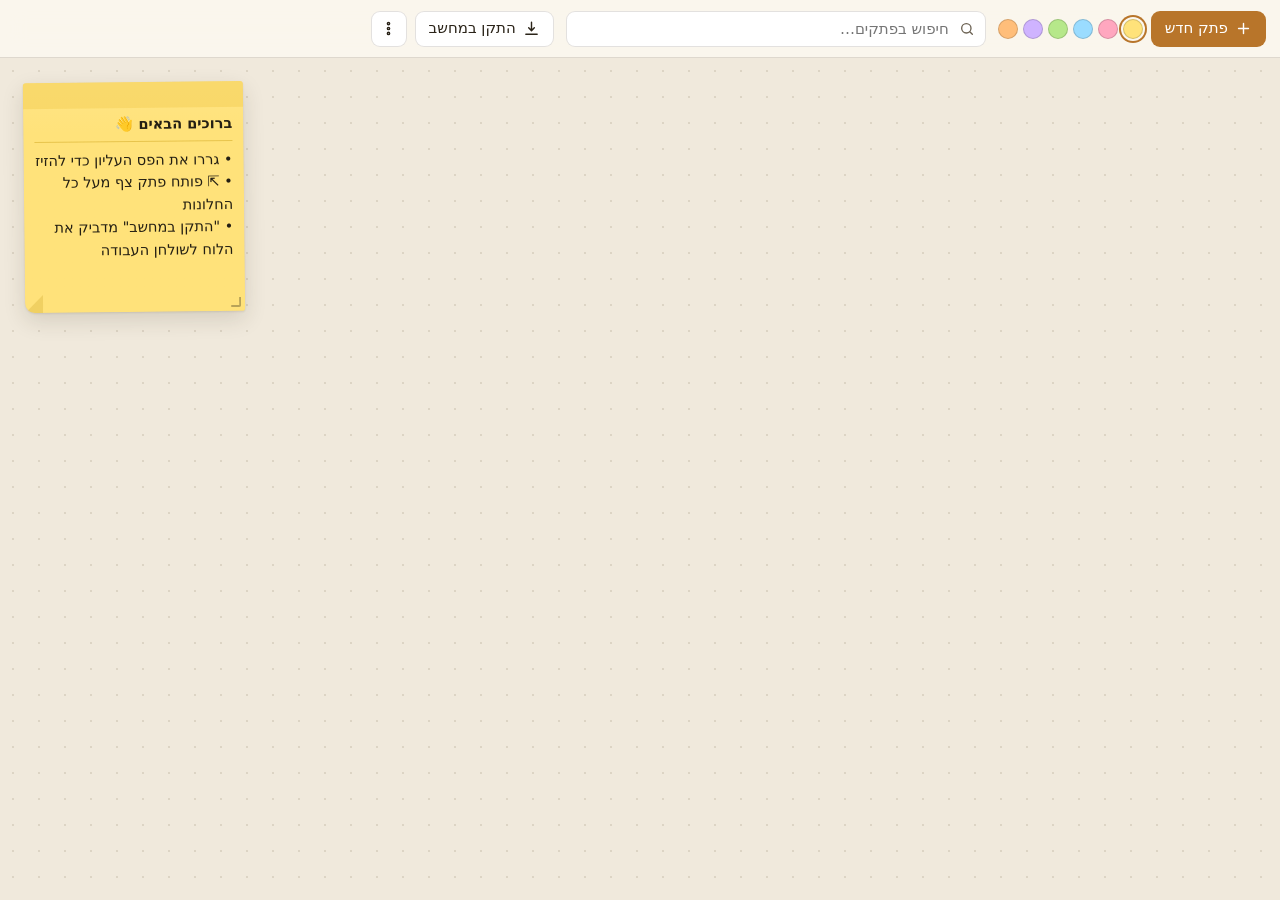
<file: notes/index.html>
<!DOCTYPE html>
<html lang="he" dir="rtl">
<head>
<meta charset="utf-8">
<meta name="viewport" content="width=device-width, initial-scale=1, viewport-fit=cover">
<title>פתקים</title>
<meta name="description" content="לוח פתקים דביקים — עובד בדפדפן, מותקן על שולחן העבודה, ופתק צף מעל כל החלונות.">
<meta name="theme-color" content="#f3ede1" media="(prefers-color-scheme: light)">
<meta name="theme-color" content="#1a1713" media="(prefers-color-scheme: dark)">
<link rel="manifest" href="manifest.webmanifest">
<link rel="icon" href="icon.svg" type="image/svg+xml">
<link rel="apple-touch-icon" href="icon-192.png">
<meta name="apple-mobile-web-app-capable" content="yes">
<meta name="apple-mobile-web-app-title" content="פתקים">
<link rel="stylesheet" href="styles.css">
</head>
<body>

<header class="bar">
  <div class="bar-group">
    <button id="add" class="btn btn-primary" title="פתק חדש (N)">
      <svg viewBox="0 0 24 24" aria-hidden="true"><path d="M12 5v14M5 12h14"/></svg>
      <span>פתק חדש</span>
    </button>
    <div class="swatches" id="swatches" role="group" aria-label="צבע ברירת מחדל"></div>
  </div>

  <div class="bar-group bar-search">
    <svg class="search-icon" viewBox="0 0 24 24" aria-hidden="true"><circle cx="11" cy="11" r="7"/><path d="M20 20l-3.5-3.5"/></svg>
    <input id="search" type="search" placeholder="חיפוש בפתקים…" aria-label="חיפוש בפתקים">
  </div>

  <div class="bar-group">
    <button id="install" class="btn" title="התקנה כאפליקציה על שולחן העבודה">
      <svg viewBox="0 0 24 24" aria-hidden="true"><path d="M12 3v12M8 11l4 4 4-4M4 20h16"/></svg>
      <span>התקן במחשב</span>
    </button>
    <button id="menu-btn" class="btn btn-icon" title="עוד" aria-haspopup="true" aria-expanded="false">
      <svg viewBox="0 0 24 24" aria-hidden="true"><circle cx="12" cy="5" r="1.6"/><circle cx="12" cy="12" r="1.6"/><circle cx="12" cy="19" r="1.6"/></svg>
    </button>
    <div id="menu" class="menu" hidden>
      <button data-act="export">גיבוי לקובץ</button>
      <button data-act="import">שחזור מקובץ</button>
      <button data-act="tidy">סדר את הלוח</button>
      <button data-act="help">איך מדביקים לשולחן העבודה?</button>
      <hr>
      <button data-act="clear" class="danger">מחק הכול</button>
    </div>
  </div>
</header>

<main id="board" class="board" tabindex="-1">
  <p id="empty" class="empty">
    אין פתקים עדיין.<br>
    <button class="linklike" id="empty-add">צור את הפתק הראשון</button>
  </p>
</main>

<div id="toast" class="toast" role="status" aria-live="polite"></div>

<dialog id="help">
  <h2>איך מדביקים את הפתקים?</h2>
  <ol>
    <li><b>על שולחן העבודה</b> — לחצו על <b>התקן במחשב</b> בסרגל למעלה (או בכרום: ⋮ ← Cast, save and share ← Install page as app). נוצר קיצור דרך רגיל בשולחן העבודה ובשורת המשימות, והפתקים נפתחים בחלון משלהם בלי סרגלי דפדפן.</li>
    <li><b>פתק צף מעל הכול</b> — לחצו על <span class="ico">⇱</span> בפתק. הוא נפתח בחלון קטן שנשאר <b>מעל</b> שאר החלונות, גם כשעובדים בתוכנה אחרת. (בכרום/אדג' 116+; בשאר הדפדפנים נפתח חלון קטן רגיל.)</li>
    <li><b>בדפדפן</b> — פשוט שמרו את הכתובת במועדפים או קבעו אותה כדף הבית.</li>
  </ol>
  <p class="fine">הפתקים נשמרים מקומית במכשיר הזה בלבד ועובדים גם בלי אינטרנט. לגיבוי או להעברה למחשב אחר — תפריט ⋮ ← גיבוי לקובץ.</p>
  <form method="dialog"><button class="btn btn-primary">הבנתי</button></form>
</dialog>

<input type="file" id="file" accept="application/json,.json" hidden>

<template id="note-tpl">
  <article class="note" tabindex="0">
    <div class="note-head">
      <div class="note-tools">
        <button class="tool tool-color" title="צבע">
          <svg viewBox="0 0 24 24" aria-hidden="true"><circle cx="12" cy="12" r="7"/></svg>
        </button>
        <button class="tool tool-float" title="פתק צף מעל כל החלונות">⇱</button>
        <button class="tool tool-del" title="מחיקה">
          <svg viewBox="0 0 24 24" aria-hidden="true"><path d="M5 7h14M10 7V5h4v2M7 7l1 12h8l1-12"/></svg>
        </button>
      </div>
    </div>
    <input class="note-title" type="text" dir="rtl" maxlength="80" placeholder="כותרת" aria-label="כותרת הפתק">
    <textarea class="note-text" dir="rtl" spellcheck="false" placeholder="כתבו כאן…"></textarea>
    <div class="note-palette" hidden></div>
    <div class="note-resize" title="שינוי גודל"></div>
  </article>
</template>

<script src="store.js"></script>
<script src="app.js"></script>
</body>
</html>
</file>
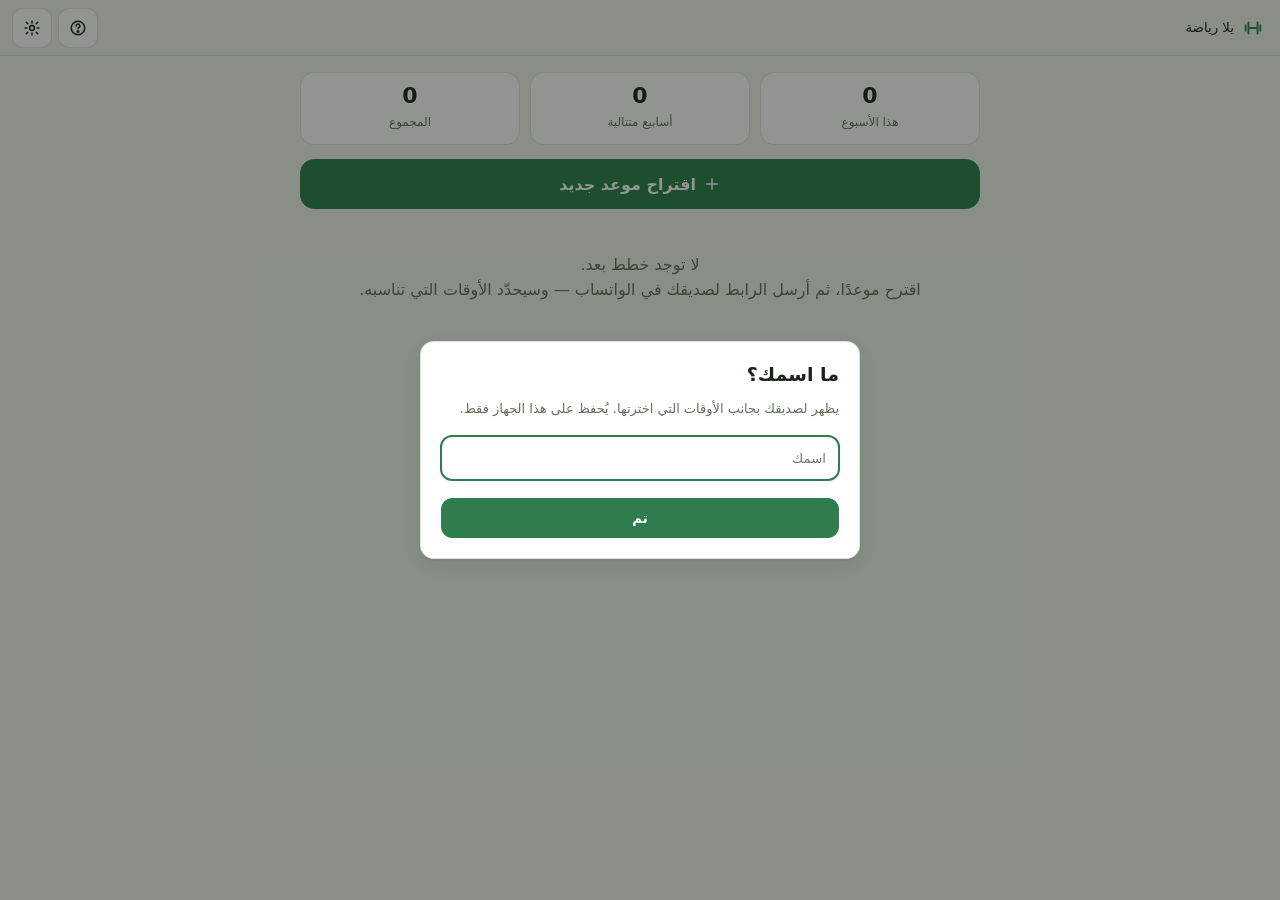
<file: sport/index.html>
<!DOCTYPE html>
<html lang="ar" dir="rtl">
<head>
<meta charset="utf-8">
<meta name="viewport" content="width=device-width, initial-scale=1, viewport-fit=cover">
<title>يلا رياضة</title>
<meta name="description" content="تنسيق مواعيد الرياضة مع صديقك بدل رسائل الواتساب المتفرقة: اقترح أوقاتًا، شاركها برابط واحد، وكل طرف يحدّد ما يناسبه.">
<meta name="theme-color" content="#f4f6f2" media="(prefers-color-scheme: light)">
<meta name="theme-color" content="#12160f" media="(prefers-color-scheme: dark)">
<link rel="manifest" href="manifest.webmanifest">
<link rel="icon" href="icon.svg" type="image/svg+xml">
<link rel="apple-touch-icon" href="icon-192.png">
<meta name="apple-mobile-web-app-capable" content="yes">
<meta name="apple-mobile-web-app-title" content="يلا رياضة">
<link rel="stylesheet" href="styles.css">
</head>
<body>

<header class="bar">
  <button id="brand" class="brand" title="الصفحة الرئيسية">
    <svg viewBox="0 0 24 24" aria-hidden="true" class="brand-ico"><path d="M4 9v6M20 9v6M7 6v12M17 6v12M7 12h10"/></svg>
    <span>يلا رياضة</span>
  </button>

  <div class="bar-end">
    <button id="install" class="btn btn-icon" title="تثبيت كتطبيق" hidden>
      <svg viewBox="0 0 24 24" aria-hidden="true"><path d="M12 3v12M8 11l4 4 4-4M4 20h16"/></svg>
    </button>
    <button id="help-btn" class="btn btn-icon" title="كيف يعمل؟">
      <svg viewBox="0 0 24 24" aria-hidden="true"><circle cx="12" cy="12" r="9"/><path d="M9.5 9.2a2.5 2.5 0 1 1 3.2 2.4c-.6.2-.7.7-.7 1.4"/><circle cx="12" cy="16.6" r="1"/></svg>
    </button>
    <button id="settings-btn" class="btn btn-icon" title="الإعدادات">
      <svg viewBox="0 0 24 24" aria-hidden="true"><circle cx="12" cy="12" r="3.2"/><path d="M12 2.8v2.4M12 18.8v2.4M4.5 4.5l1.7 1.7M17.8 17.8l1.7 1.7M2.8 12h2.4M18.8 12h2.4M4.5 19.5l1.7-1.7M17.8 6.2l1.7-1.7"/></svg>
    </button>
  </div>
</header>

<main id="main">

  <!-- ==================== الرئيسية ==================== -->
  <section id="view-home" class="view">
    <div id="next-wrap"></div>

    <div class="stats" id="stats"></div>

    <button id="new-btn" class="btn btn-primary btn-big">
      <svg viewBox="0 0 24 24" aria-hidden="true"><path d="M12 5v14M5 12h14"/></svg>
      <span>اقتراح موعد جديد</span>
    </button>

    <div id="plan-groups"></div>

    <p class="empty" id="home-empty" hidden>
      لا توجد خطط بعد.<br>
      اقترح موعدًا، ثم أرسل الرابط لصديقك في الواتساب — وسيحدّد الأوقات التي تناسبه.
    </p>
  </section>

  <!-- ==================== إنشاء / تعديل ==================== -->
  <section id="view-edit" class="view" hidden>
    <h1 id="edit-title" class="h1">اقتراح موعد جديد</h1>

    <form id="edit-form" autocomplete="off">
      <label class="field">
        <span class="label">النشاط</span>
        <input id="f-act" type="text" maxlength="60" placeholder="جري، نادي، كرة قدم…" required>
      </label>
      <div class="chips" id="act-chips" role="group" aria-label="أنشطة سريعة"></div>

      <label class="field">
        <span class="label">المكان</span>
        <input id="f-plc" type="text" maxlength="80" placeholder="الكورنيش، نادي الحي…" list="places">
        <datalist id="places"></datalist>
      </label>

      <div class="row">
        <label class="field">
          <span class="label">المدة</span>
          <select id="f-dur">
            <option value="30">٣٠ دقيقة</option>
            <option value="45">٤٥ دقيقة</option>
            <option value="60" selected>ساعة</option>
            <option value="90">ساعة ونصف</option>
            <option value="120">ساعتان</option>
          </select>
        </label>
        <label class="field grow">
          <span class="label">ملاحظة <span class="fine">(اختياري)</span></span>
          <input id="f-nte" type="text" maxlength="120" placeholder="أحضر الكرة…">
        </label>
      </div>

      <fieldset class="field slots-field">
        <legend class="label">الأوقات المقترحة <span class="fine">اقترح أكثر من وقت ليختار صديقك</span></legend>

        <div class="picker">
          <div class="chips days" id="day-chips" role="group" aria-label="اليوم"></div>
          <div class="chips times" id="time-chips" role="group" aria-label="الساعة"></div>
          <div class="custom">
            <input id="f-custom" type="datetime-local">
            <button type="button" id="add-custom" class="btn">إضافة</button>
          </div>
        </div>

        <ul class="slot-list" id="slot-list"></ul>
        <p class="fine" id="slot-hint">اختر يومًا ثم ساعة لإضافة وقت.</p>
      </fieldset>

      <div class="actions">
        <button type="submit" class="btn btn-primary btn-big" id="save-btn">حفظ ومشاركة</button>
        <button type="button" class="btn" id="cancel-edit">إلغاء</button>
      </div>
    </form>
  </section>

  <!-- ==================== عرض خطة ==================== -->
  <section id="view-plan" class="view" hidden></section>

</main>

<div id="toast" class="toast" role="status" aria-live="polite"></div>

<!-- ==================== الحوارات ==================== -->

<dialog id="dlg-name">
  <form method="dialog">
    <h2>ما اسمك؟</h2>
    <p class="fine">يظهر لصديقك بجانب الأوقات التي اخترتها. يُحفظ على هذا الجهاز فقط.</p>
    <input id="name-input" type="text" maxlength="40" placeholder="اسمك" required>
    <div class="dlg-actions"><button class="btn btn-primary" value="ok">تم</button></div>
  </form>
</dialog>

<dialog id="dlg-settings">
  <form method="dialog">
    <h2>الإعدادات</h2>
    <label class="field">
      <span class="label">اسمي</span>
      <input id="set-name" type="text" maxlength="40" placeholder="اسمك">
    </label>
    <label class="field">
      <span class="label">رقم صديقك في الواتساب <span class="fine">(اختياري)</span></span>
      <input id="set-phone" type="tel" inputmode="tel" maxlength="20" placeholder="‎+970599123456">
      <span class="fine">إن أضفته، يفتح زر الواتساب محادثته مباشرة بدل قائمة جهات الاتصال.</span>
    </label>
    <div class="dlg-actions">
      <button class="btn btn-primary" value="save">حفظ</button>
      <button class="btn" value="cancel" formnovalidate>إلغاء</button>
    </div>
  </form>
</dialog>

<dialog id="dlg-help">
  <h2>كيف يعمل؟</h2>
  <ol class="help">
    <li><b>اقترح</b> نشاطًا ومكانًا وعدة أوقات تناسبك.</li>
    <li><b>أرسل الرابط</b> لصديقك في الواتساب بضغطة واحدة.</li>
    <li><b>يفتح صديقك الرابط</b> ويضغط على الأوقات المناسبة له — ثم يعيد إرسال الرابط إليك.</li>
    <li><b>الوقت الذي يناسب الجميع</b> يظهر مميّزًا؛ أكّده وأضفه إلى تقويم الهاتف لينبّهكما قبل الموعد.</li>
    <li>بعد التمرين اضغط <b>تم</b> — ليُحسب ضمن سلسلة أسابيعك.</li>
  </ol>
  <p class="fine">
    لا يوجد خادم ولا حساب: تفاصيل الخطة مضمّنة داخل الرابط نفسه، وتُحفظ نسخة على جهازك.
    لذلك التحديث لا يصل تلقائيًا — بعد أي تغيير أعد إرسال الرابط.
  </p>
  <form method="dialog"><div class="dlg-actions"><button class="btn btn-primary">فهمت</button></div></form>
</dialog>

<dialog id="dlg-confirm">
  <h2 id="cf-title">تأكيد</h2>
  <p id="cf-text" class="cf-text"></p>
  <form method="dialog">
    <div class="dlg-actions">
      <button class="btn btn-danger" value="yes" id="cf-yes">نعم</button>
      <button class="btn" value="no">تراجع</button>
    </div>
  </form>
</dialog>

<script src="store.js"></script>
<script src="app.js"></script>
</body>
</html>
</file>
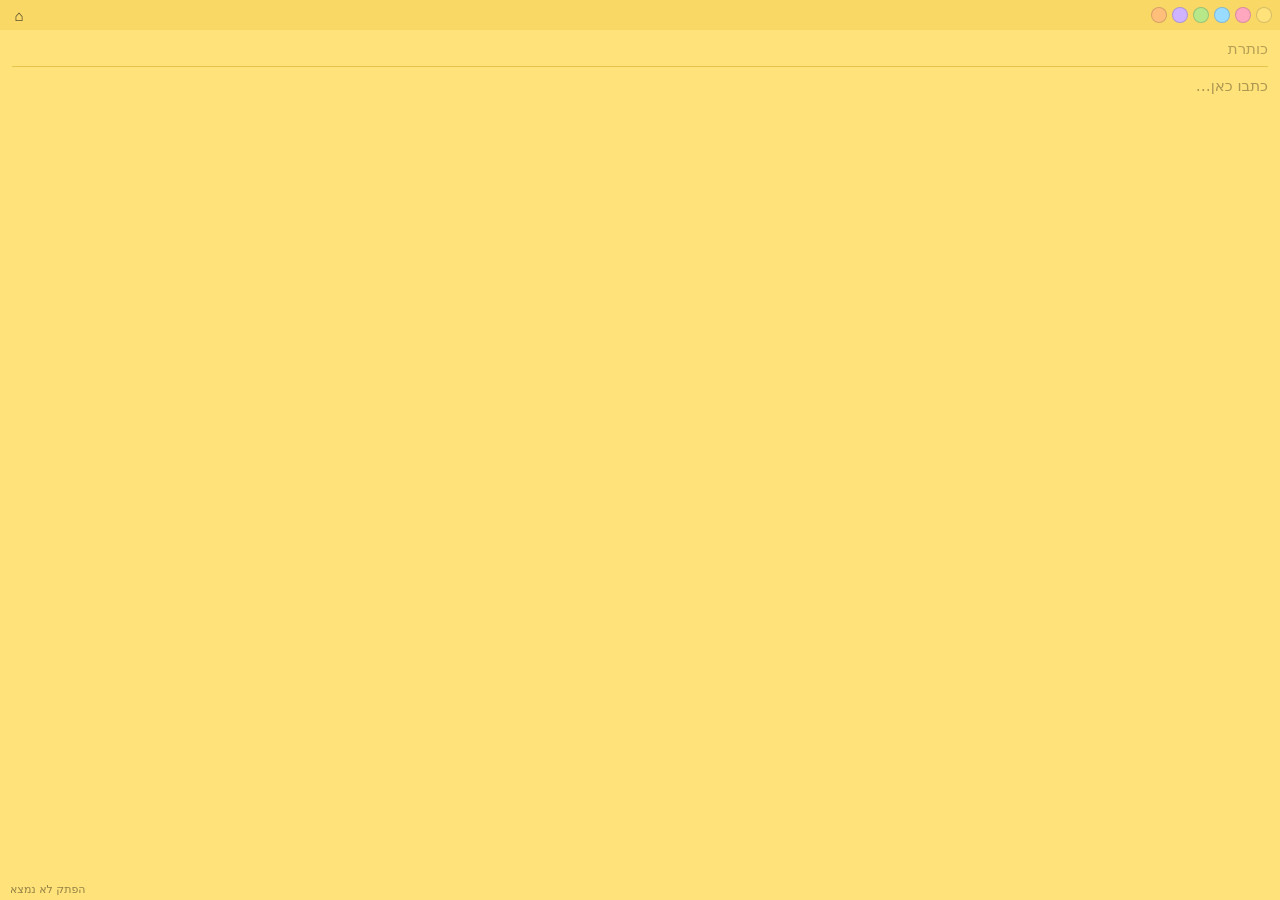
<file: notes/note.html>
<!DOCTYPE html>
<html lang="he" dir="rtl">
<head>
<meta charset="utf-8">
<meta name="viewport" content="width=device-width, initial-scale=1">
<title>פתק</title>
<link rel="icon" href="icon.svg" type="image/svg+xml">
<link rel="stylesheet" href="styles.css">
</head>
<body class="solo">
  <main id="solo" class="solo-note">
    <div class="solo-head">
      <div class="solo-palette" id="palette"></div>
      <button id="open-board" class="tool" title="פתח את הלוח המלא">⌂</button>
    </div>
    <input id="title" class="note-title" type="text" dir="rtl" maxlength="80" placeholder="כותרת" aria-label="כותרת הפתק">
    <textarea id="text" class="note-text" dir="rtl" spellcheck="false" placeholder="כתבו כאן…"></textarea>
    <div class="solo-status" id="status"></div>
  </main>
<script src="store.js"></script>
<script src="note.js"></script>
</body>
</html>
</file>
<file: notes/styles.css>
/* פתקים — עיצוב */

:root {
  --ink:        #2b2419;
  --ink-soft:   #6b6152;
  --surface:    #fbf7ef;
  --surface-2:  #ffffff;
  --board:      #f0e9dc;
  --board-dot:  rgba(120, 100, 70, .16);
  --line:       rgba(60, 48, 28, .14);
  --shadow:     0 1px 2px rgba(50,40,20,.10), 0 8px 22px rgba(50,40,20,.14);
  --shadow-lift:0 4px 10px rgba(50,40,20,.14), 0 22px 44px rgba(50,40,20,.22);
  --accent:     #b8752a;
  --radius:     12px;
  --bar-h:      58px;
}

@media (prefers-color-scheme: dark) {
  :root {
    --ink:       #ece4d6;
    --ink-soft:  #a2988a;
    --surface:   #221e19;
    --surface-2: #2b2620;
    --board:     #191612;
    --board-dot: rgba(255, 240, 200, .07);
    --line:      rgba(255, 240, 210, .12);
    --shadow:     0 1px 2px rgba(0,0,0,.4), 0 8px 22px rgba(0,0,0,.45);
    --shadow-lift:0 4px 10px rgba(0,0,0,.45), 0 22px 44px rgba(0,0,0,.6);
    --accent:    #e0a760;
  }
}

* { box-sizing: border-box; }

/* גובר על display:flex/inline-flex של רכיבים שמוסתרים דרך התכונה hidden */
[hidden] { display: none !important; }

html, body {
  height: 100%;
  margin: 0;
}

body {
  font: 15px/1.5 "Segoe UI", "Noto Sans Hebrew", "Rubik", system-ui, -apple-system, "Helvetica Neue", sans-serif;
  color: var(--ink);
  background: var(--board);
  overflow: hidden;
  -webkit-tap-highlight-color: transparent;
}

/* ---------- סרגל עליון ---------- */

.bar {
  position: fixed;
  inset: 0 0 auto 0;
  height: var(--bar-h);
  display: flex;
  align-items: center;
  gap: 12px;
  padding: 0 14px;
  background: color-mix(in srgb, var(--surface) 88%, transparent);
  backdrop-filter: saturate(1.4) blur(12px);
  border-bottom: 1px solid var(--line);
  z-index: 10000;
}

.bar-group { display: flex; align-items: center; gap: 8px; }
.bar-search { flex: 1; position: relative; max-width: 420px; }

.btn {
  display: inline-flex;
  align-items: center;
  gap: 7px;
  height: 36px;
  padding: 0 13px;
  border: 1px solid var(--line);
  border-radius: 9px;
  background: var(--surface-2);
  color: var(--ink);
  font: inherit;
  font-weight: 500;
  cursor: pointer;
  white-space: nowrap;
  transition: background .12s, border-color .12s, transform .06s;
}
.btn:hover  { border-color: color-mix(in srgb, var(--accent) 55%, var(--line)); }
.btn:active { transform: translateY(1px); }
.btn-primary { background: var(--accent); border-color: transparent; color: #fff; }
.btn-primary:hover { filter: brightness(1.06); }
.btn-icon { padding: 0; width: 36px; justify-content: center; }
.btn svg { width: 17px; height: 17px; fill: none; stroke: currentColor; stroke-width: 2; stroke-linecap: round; stroke-linejoin: round; }

#search {
  width: 100%;
  height: 36px;
  padding: 0 36px 0 12px;
  border: 1px solid var(--line);
  border-radius: 9px;
  background: var(--surface-2);
  color: var(--ink);
  font: inherit;
}
#search:focus { outline: 2px solid color-mix(in srgb, var(--accent) 60%, transparent); outline-offset: -1px; }
.search-icon {
  position: absolute;
  inset-inline-start: 11px;
  top: 50%;
  translate: 0 -50%;
  width: 16px; height: 16px;
  fill: none; stroke: var(--ink-soft); stroke-width: 2; stroke-linecap: round;
  pointer-events: none;
}

.swatches { display: flex; gap: 5px; }
.chip {
  width: 20px; height: 20px;
  border: 1px solid rgba(0,0,0,.16);
  border-radius: 50%;
  padding: 0;
  cursor: pointer;
  transition: transform .1s, box-shadow .1s;
}
.chip:hover { transform: scale(1.15); }
.chip.on { box-shadow: 0 0 0 2px var(--surface), 0 0 0 4px var(--accent); }

.menu {
  position: absolute;
  top: calc(var(--bar-h) - 8px);
  inset-inline-end: 12px;
  min-width: 210px;
  padding: 6px;
  background: var(--surface-2);
  border: 1px solid var(--line);
  border-radius: 11px;
  box-shadow: var(--shadow-lift);
  z-index: 10001;
}
.menu button {
  display: block;
  width: 100%;
  padding: 9px 11px;
  border: 0;
  border-radius: 7px;
  background: none;
  color: var(--ink);
  font: inherit;
  text-align: start;
  cursor: pointer;
}
.menu button:hover { background: color-mix(in srgb, var(--accent) 14%, transparent); }
.menu .danger { color: #c0392b; }
@media (prefers-color-scheme: dark) { .menu .danger { color: #ff8a75; } }
.menu hr { border: 0; border-top: 1px solid var(--line); margin: 5px 4px; }

/* ---------- הלוח ---------- */

.board {
  position: absolute;
  inset: var(--bar-h) 0 0 0;
  overflow: auto;
  direction: ltr;                 /* מיקום פיזי לפתקים, ללא תלות בכיוון הכתיבה */
  background-image: radial-gradient(var(--board-dot) 1.2px, transparent 1.2px);
  background-size: 26px 26px;
}

.empty {
  position: absolute;
  inset-inline-start: 0;
  inset-inline-end: 0;
  top: 34%;
  text-align: center;
  color: var(--ink-soft);
  direction: rtl;
}
.linklike {
  border: 0; background: none; padding: 4px;
  color: var(--accent); font: inherit; font-weight: 600;
  cursor: pointer; text-decoration: underline;
}

/* ---------- פתק ---------- */

.note {
  --bg: #ffe27a;
  --edge: #f0c94a;
  --rot: 0deg;
  position: absolute;
  direction: rtl;
  display: flex;
  flex-direction: column;
  background:
    linear-gradient(180deg, color-mix(in srgb, var(--bg) 92%, #fff) 0%, var(--bg) 22%),
    var(--bg);
  color: #241f13;
  border-radius: 3px 3px 3px 10px;   /* פיזי: הפינה המעוגלת בצד הקיפול */
  box-shadow: var(--shadow);
  rotate: var(--rot);
  transition: box-shadow .15s, opacity .15s, filter .15s;
}
.note::after {                     /* פינה מקופלת */
  content: "";
  position: absolute;
  left: 0;
  bottom: 0;
  border-width: 0 0 18px 18px;
  border-style: solid;
  border-color: transparent transparent color-mix(in srgb, var(--edge) 75%, #000 6%) transparent;
  border-bottom-left-radius: 10px;
  opacity: .55;
  pointer-events: none;
}
.note:focus-within { box-shadow: var(--shadow-lift); }
.note.dragging { box-shadow: var(--shadow-lift); rotate: 0deg; cursor: grabbing; }
.note.dim { opacity: .28; filter: saturate(.4); }
.note.hit { box-shadow: var(--shadow-lift), 0 0 0 2px var(--accent); }

.note-head {
  height: 26px;
  flex: none;
  display: flex;
  align-items: center;
  justify-content: flex-end;
  padding: 0 4px;
  cursor: grab;
  touch-action: none;
  background: color-mix(in srgb, var(--edge) 42%, transparent);
  border-radius: 3px 3px 0 0;
}
.note-head:active { cursor: grabbing; }

.note-tools { display: flex; gap: 1px; opacity: 0; transition: opacity .12s; }
.note:hover .note-tools,
.note:focus-within .note-tools { opacity: 1; }

.tool {
  width: 22px; height: 20px;
  display: inline-flex; align-items: center; justify-content: center;
  border: 0; border-radius: 5px;
  background: none; color: #3a3122;
  font-size: 13px; line-height: 1;
  cursor: pointer;
}
.tool:hover { background: rgba(0,0,0,.14); }
.tool svg { width: 14px; height: 14px; fill: none; stroke: currentColor; stroke-width: 1.9; stroke-linecap: round; stroke-linejoin: round; }

.note-title {
  flex: none;
  margin: 6px 11px 0;
  padding: 0 0 5px;
  border: 0;
  border-bottom: 1px solid color-mix(in srgb, var(--edge) 85%, #000 4%);
  background: none;
  color: inherit;
  font: inherit;
  font-weight: 600;
  font-size: 14.5px;
  direction: rtl;
  text-align: right;
  outline: none;
}
.note-title::placeholder { color: rgba(40,32,18,.34); font-weight: 500; }
.note-title:focus { border-bottom-color: color-mix(in srgb, var(--edge) 60%, #000 35%); }

.note-text {
  flex: 1;
  width: 100%;
  min-height: 0;
  padding: 7px 11px 16px;
  border: 0;
  background: none;
  color: inherit;
  font: inherit;
  font-size: 14.5px;
  line-height: 1.55;
  direction: rtl;
  text-align: right;
  resize: none;
  outline: none;
  overflow: auto;
}
.note-text::placeholder { color: rgba(40,32,18,.38); }

.note-palette {
  position: absolute;
  top: 26px;
  inset-inline-end: 4px;
  display: flex;
  gap: 5px;
  padding: 6px;
  background: var(--surface-2);
  border: 1px solid var(--line);
  border-radius: 9px;
  box-shadow: var(--shadow-lift);
  z-index: 5;
}

.note-resize {
  position: absolute;
  right: 0; bottom: 0;          /* פיזי, כדי שהגרירה תואמת לכיוון העכבר */
  width: 18px; height: 18px;
  cursor: nwse-resize;
  touch-action: none;
}
.note-resize::before {
  content: "";
  position: absolute;
  right: 4px; bottom: 4px;
  width: 8px; height: 8px;
  border-right: 2px solid rgba(0,0,0,.28);
  border-bottom: 2px solid rgba(0,0,0,.28);
  border-radius: 0 0 2px 0;
}

/* ---------- הודעה קופצת ---------- */

.toast {
  position: fixed;
  bottom: 20px;
  inset-inline-start: 50%;
  translate: 50% 0;
  max-width: min(90vw, 420px);
  padding: 10px 16px;
  background: #2b2419;
  color: #fdf9f1;
  border-radius: 10px;
  box-shadow: var(--shadow-lift);
  opacity: 0;
  pointer-events: none;
  transition: opacity .18s, translate .18s;
  z-index: 10002;
}
.toast.show { opacity: 1; translate: 50% -6px; }

/* ---------- דיאלוג עזרה ---------- */

dialog {
  max-width: 520px;
  padding: 22px 24px;
  border: 1px solid var(--line);
  border-radius: 14px;
  background: var(--surface-2);
  color: var(--ink);
  box-shadow: var(--shadow-lift);
}
dialog::backdrop { background: rgba(20,16,10,.45); }
dialog h2 { margin: 0 0 12px; font-size: 19px; }
dialog ol { margin: 0 0 12px; padding-inline-start: 20px; }
dialog li { margin-bottom: 10px; }
dialog .ico { display: inline-block; padding: 0 5px; background: var(--board); border-radius: 4px; }
dialog .fine { color: var(--ink-soft); font-size: 13px; margin: 0 0 16px; }
dialog form { text-align: end; }

/* ---------- חלון פתק בודד / צף ---------- */

body.solo { overflow: hidden; background: #ffe27a; }

.solo-note {
  --bg: #ffe27a;
  --edge: #f0c94a;
  position: absolute;
  inset: 0;
  display: flex;
  flex-direction: column;
  background: var(--bg);
  color: #241f13;
}
.solo-head {
  flex: none;
  display: flex;
  align-items: center;
  justify-content: space-between;
  gap: 8px;
  padding: 5px 8px;
  background: color-mix(in srgb, var(--edge) 42%, transparent);
  -webkit-app-region: drag;
}
.solo-palette { display: flex; gap: 5px; -webkit-app-region: no-drag; }
.solo-palette .chip { width: 16px; height: 16px; }
.solo-palette .chip.on { box-shadow: 0 0 0 2px var(--bg), 0 0 0 3.5px rgba(0,0,0,.45); }
.solo-head .tool { -webkit-app-region: no-drag; font-size: 15px; }
.solo-note .note-title { margin: 8px 12px 0; font-size: 15px; }
.solo-note .note-text { padding: 8px 12px; font-size: 15px; }
.solo-status {
  flex: none;
  height: 18px;
  padding-inline-end: 10px;
  font-size: 11px;
  color: rgba(40,32,18,.5);
  text-align: end;
}

/* ---------- מסכים קטנים ---------- */

@media (max-width: 640px) {
  :root { --bar-h: 52px; }
  .bar { gap: 8px; padding: 0 8px; }
  .btn span { display: none; }
  .btn { padding: 0 10px; }
  .swatches { display: none; }
  .note-tools { opacity: 1; }
}

@media (prefers-reduced-motion: reduce) {
  * { animation-duration: .01ms !important; transition-duration: .01ms !important; }
}
</file>
<file: sport/styles.css>
/* يلا رياضة — التنسيق */

:root {
  --ink:       #1b2418;
  --ink-soft:  #61705c;
  --bg:        #f1f4ee;
  --surface:   #ffffff;
  --surface-2: #e9eee4;
  --line:      rgba(30, 60, 30, .14);
  --accent:    #2f7d4f;
  --accent-ink:#ffffff;
  --accent-bg: rgba(47, 125, 79, .10);
  --warn:      #a8541b;
  --warn-bg:   rgba(168, 84, 27, .10);
  --danger:    #b03030;
  --shadow:    0 1px 2px rgba(20, 40, 20, .07), 0 6px 18px rgba(20, 40, 20, .09);
  --radius:    14px;
  --bar-h:     56px;
  --wrap:      680px;
}

@media (prefers-color-scheme: dark) {
  :root {
    --ink:       #e4ebdd;
    --ink-soft:  #97a690;
    --bg:        #12160f;
    --surface:   #1c2118;
    --surface-2: #262d20;
    --line:      rgba(210, 235, 200, .14);
    --accent:    #6ec98e;
    --accent-ink:#0f1a12;
    --accent-bg: rgba(110, 201, 142, .14);
    --warn:      #e0a35f;
    --warn-bg:   rgba(224, 163, 95, .14);
    --danger:    #e57373;
    --shadow:    0 1px 2px rgba(0, 0, 0, .4), 0 6px 18px rgba(0, 0, 0, .45);
  }
}

* { box-sizing: border-box; }
[hidden] { display: none !important; }

html { -webkit-text-size-adjust: 100%; }

body {
  margin: 0;
  padding: calc(var(--bar-h) + 16px) 14px calc(28px + env(safe-area-inset-bottom));
  font: 16px/1.55 "Segoe UI", "Noto Sans Arabic", "Dubai", system-ui, -apple-system, sans-serif;
  color: var(--ink);
  background: var(--bg);
  -webkit-tap-highlight-color: transparent;
}

h1, h2, h3 { line-height: 1.3; }
.h1 { font-size: 20px; margin: 4px 0 18px; }

.fine { color: var(--ink-soft); font-size: 13px; font-weight: 400; }

main { max-width: var(--wrap); margin: 0 auto; }

/* ---------- الشريط العلوي ---------- */

.bar {
  position: fixed;
  inset: 0 0 auto 0;
  z-index: 30;
  height: calc(var(--bar-h) + env(safe-area-inset-top));
  padding: env(safe-area-inset-top) 12px 0;
  display: flex;
  align-items: center;
  gap: 8px;
  background: color-mix(in srgb, var(--bg) 88%, transparent);
  backdrop-filter: saturate(1.4) blur(8px);
  border-bottom: 1px solid var(--line);
}

.brand {
  display: flex;
  align-items: center;
  gap: 8px;
  border: 0;
  background: none;
  color: var(--ink);
  font: 600 17px/1 inherit;
  font-family: inherit;
  cursor: pointer;
  padding: 8px 4px;
}
.brand-ico { width: 22px; height: 22px; fill: none; stroke: var(--accent); stroke-width: 2; stroke-linecap: round; }
.bar-end { margin-inline-start: auto; display: flex; gap: 6px; }

/* ---------- الأزرار ---------- */

.btn {
  display: inline-flex;
  align-items: center;
  justify-content: center;
  gap: 7px;
  min-height: 40px;
  padding: 8px 14px;
  border: 1px solid var(--line);
  border-radius: 11px;
  background: var(--surface);
  color: var(--ink);
  font: 500 15px/1.2 inherit;
  font-family: inherit;
  cursor: pointer;
  transition: background .12s, border-color .12s, transform .06s;
}
a.btn { text-decoration: none; }
.btn:hover { background: var(--surface-2); }
.btn:active { transform: translateY(1px); }
.btn svg { width: 18px; height: 18px; fill: none; stroke: currentColor; stroke-width: 2; stroke-linecap: round; stroke-linejoin: round; }

.btn-primary { background: var(--accent); border-color: var(--accent); color: var(--accent-ink); font-weight: 600; }
.btn-primary:hover { background: color-mix(in srgb, var(--accent) 88%, #000); }
.btn-icon { padding: 8px; min-width: 40px; }
.btn-big { width: 100%; min-height: 50px; font-size: 16px; border-radius: var(--radius); }
.btn-danger { color: var(--danger); border-color: color-mix(in srgb, var(--danger) 40%, transparent); background: var(--surface); }
.btn-wa { background: #25d366; border-color: #25d366; color: #05300f; font-weight: 600; }
.btn-wa:hover { background: #1fb857; }
.btn:disabled { opacity: .5; cursor: not-allowed; }

:where(button, input, select, a):focus-visible {
  outline: 2px solid var(--accent);
  outline-offset: 2px;
}

/* ---------- البطاقات ---------- */

.card {
  background: var(--surface);
  border: 1px solid var(--line);
  border-radius: var(--radius);
  box-shadow: var(--shadow);
  padding: 14px;
  margin-bottom: 12px;
}

.next {
  border: 0;
  background: linear-gradient(135deg, var(--accent), color-mix(in srgb, var(--accent) 62%, #14532d));
  color: var(--accent-ink);
  padding: 18px;
}
.next .next-when { font-size: 22px; font-weight: 700; margin: 2px 0 4px; }
.next .next-sub { opacity: .9; font-size: 14px; }
.next .next-lbl { font-size: 13px; opacity: .85; }
.next button { margin-top: 12px; background: rgba(255,255,255,.16); border-color: rgba(255,255,255,.32); color: var(--accent-ink); }
.next button:hover { background: rgba(255,255,255,.26); }

/* ---------- الإحصاءات ---------- */

.stats { display: flex; gap: 10px; margin-bottom: 14px; }
.stat {
  flex: 1;
  background: var(--surface);
  border: 1px solid var(--line);
  border-radius: var(--radius);
  padding: 10px 8px;
  text-align: center;
}
.stat b { display: block; font-size: 22px; line-height: 1.2; }
.stat span { font-size: 12px; color: var(--ink-soft); }

/* ---------- قوائم الخطط ---------- */

.group-title {
  font-size: 13px;
  color: var(--ink-soft);
  margin: 22px 4px 8px;
  font-weight: 600;
}

.plan-card {
  display: flex;
  align-items: center;
  gap: 12px;
  width: 100%;
  text-align: start;
  font: inherit;
  font-family: inherit;
  cursor: pointer;
}
.plan-card .pc-main { flex: 1; min-width: 0; }
.plan-card .pc-act { font-weight: 600; }
.plan-card .pc-sub { font-size: 13px; color: var(--ink-soft); }
.plan-card .pc-sub span { white-space: nowrap; }
.plan-card.past { opacity: .62; }

.badge {
  flex: none;
  font-size: 12px;
  font-weight: 600;
  padding: 4px 9px;
  border-radius: 999px;
  background: var(--surface-2);
  color: var(--ink-soft);
}
.badge.set  { background: var(--accent-bg); color: var(--accent); }
.badge.wait { background: var(--warn-bg);   color: var(--warn); }
.badge.done { background: var(--accent-bg); color: var(--accent); }
.badge.off  { background: var(--surface-2); color: var(--danger); }

.empty { color: var(--ink-soft); text-align: center; padding: 28px 10px; }

/* ---------- النماذج ---------- */

.field { display: block; margin-bottom: 14px; border: 0; padding: 0; }
.field.grow { flex: 1; }
.label { display: block; font-size: 13px; font-weight: 600; margin-bottom: 6px; }

input[type=text], input[type=tel], input[type=datetime-local], select {
  width: 100%;
  min-height: 44px;
  padding: 9px 12px;
  border: 1px solid var(--line);
  border-radius: 11px;
  background: var(--surface);
  color: var(--ink);
  font: 16px/1.4 inherit;
  font-family: inherit;
}
input:focus, select:focus { outline: 2px solid var(--accent); outline-offset: -1px; border-color: transparent; }

.row { display: flex; gap: 10px; align-items: flex-start; }
.row .field { flex: 1; }

.slots-field { border: 1px solid var(--line); border-radius: var(--radius); padding: 12px; background: var(--surface); }
.slots-field legend { padding: 0 6px; }

.picker { display: grid; gap: 8px; }
.custom { display: flex; gap: 8px; }
.custom input { flex: 1; }

.chips { display: flex; flex-wrap: wrap; gap: 7px; margin-bottom: 12px; }
.picker .chips { margin-bottom: 0; }

.chip {
  border: 1px solid var(--line);
  background: var(--surface);
  color: var(--ink);
  border-radius: 999px;
  padding: 7px 13px;
  font: 14px/1.2 inherit;
  font-family: inherit;
  cursor: pointer;
  white-space: nowrap;
}
.chip:hover { background: var(--surface-2); }
.chip[aria-pressed="true"] { background: var(--accent); border-color: var(--accent); color: var(--accent-ink); font-weight: 600; }
.days { overflow-x: auto; flex-wrap: nowrap; padding-bottom: 2px; scrollbar-width: thin; }
.days .chip { display: flex; flex-direction: column; align-items: center; gap: 1px; line-height: 1.15; padding: 6px 12px; }
.days .chip small { font-size: 11px; opacity: .75; }

.slot-list { list-style: none; margin: 12px 0 6px; padding: 0; display: grid; gap: 7px; }
.slot-list li {
  display: flex;
  align-items: center;
  gap: 10px;
  background: var(--surface-2);
  border-radius: 10px;
  padding: 8px 12px;
  font-size: 15px;
}
.slot-list li span { flex: 1; }
.slot-list button {
  border: 0; background: none; cursor: pointer;
  color: var(--ink-soft); font-size: 20px; line-height: 1; padding: 2px 6px;
}
.slot-list button:hover { color: var(--danger); }

.actions { display: flex; flex-direction: column; gap: 8px; margin-top: 20px; }

/* ---------- عرض الخطة ---------- */

.plan-head { margin-bottom: 4px; }
.plan-head h1 { font-size: 22px; margin: 0 0 4px; }
.plan-head .meta { color: var(--ink-soft); font-size: 14px; }

.banner {
  border-radius: var(--radius);
  padding: 14px 16px;
  margin: 14px 0;
  border: 1px solid var(--line);
  background: var(--surface);
}
.banner.ok   { background: var(--accent-bg); border-color: color-mix(in srgb, var(--accent) 35%, transparent); }
.banner.wait { background: var(--warn-bg);   border-color: color-mix(in srgb, var(--warn) 35%, transparent); }
.banner b { display: block; font-size: 17px; }
.banner .fine { display: block; margin-top: 2px; }

.vote-list { list-style: none; margin: 0 0 6px; padding: 0; display: grid; gap: 8px; }
.vote-row { display: flex; gap: 8px; align-items: stretch; }
.vote-row .vote { flex: 1; min-width: 0; }
.vote-row > .btn { flex: none; }

.vote {
  display: flex;
  align-items: center;
  gap: 12px;
  width: 100%;
  text-align: start;
  padding: 11px 13px;
  border: 1px solid var(--line);
  border-radius: 12px;
  background: var(--surface);
  color: var(--ink);
  font: inherit;
  font-family: inherit;
  cursor: pointer;
}
.vote:hover { background: var(--surface-2); }
.vote .tick {
  flex: none; width: 24px; height: 24px; border-radius: 7px;
  border: 2px solid var(--line);
  display: grid; place-items: center;
  font-size: 14px; line-height: 1;
}
.vote[aria-pressed="true"] .tick { background: var(--accent); border-color: var(--accent); color: var(--accent-ink); }
.vote .v-when { flex: 1; min-width: 0; }
.vote .v-when b { display: block; font-weight: 600; }
.vote .v-who { font-size: 12.5px; color: var(--ink-soft); }
.vote.all { border-color: var(--accent); background: var(--accent-bg); }
.vote.all .v-flag { font-size: 12px; font-weight: 700; color: var(--accent); }
.vote.chosen { border-color: var(--accent); border-width: 2px; }
.vote.past { opacity: .5; }

.plan-actions { display: grid; grid-template-columns: minmax(0, 1fr); gap: 8px; margin-top: 18px; }
.plan-actions .pair { display: flex; gap: 8px; }
.plan-actions .pair > * { flex: 1; min-width: 0; }

.link-box {
  display: flex; gap: 8px; align-items: center;
  margin-top: 10px; padding: 9px 12px;
  background: var(--surface-2); border-radius: 11px;
  font-size: 12.5px; color: var(--ink-soft);
  direction: ltr; text-align: left;
}
.link-box code { flex: 1; min-width: 0; overflow: hidden; text-overflow: ellipsis; white-space: nowrap; }

/* ---------- حوارات ---------- */

dialog {
  border: 1px solid var(--line);
  border-radius: var(--radius);
  background: var(--surface);
  color: var(--ink);
  padding: 20px;
  width: min(92vw, 440px);
  box-shadow: var(--shadow);
}
dialog::backdrop { background: rgba(10, 20, 10, .45); }
dialog h2 { margin: 0 0 10px; font-size: 19px; }
dialog input { margin-top: 4px; }
.dlg-actions { display: flex; gap: 8px; margin-top: 18px; }
.dlg-actions .btn { flex: 1; }
.help { margin: 0; padding-inline-start: 20px; }
.help li { margin-bottom: 7px; }
.cf-text { color: var(--ink-soft); }

/* ---------- إشعار سريع ---------- */

.toast {
  position: fixed;
  inset-block-end: calc(18px + env(safe-area-inset-bottom));
  inset-inline: 0;
  margin: 0 auto;
  width: fit-content;
  max-width: 90vw;
  background: var(--ink);
  color: var(--bg);
  padding: 10px 18px;
  border-radius: 999px;
  font-size: 14px;
  opacity: 0;
  transform: translateY(10px);
  transition: opacity .18s, transform .18s;
  pointer-events: none;
  z-index: 50;
}
.toast.on { opacity: 1; transform: none; }

@media (prefers-reduced-motion: reduce) {
  * { transition: none !important; }
}
</file>
